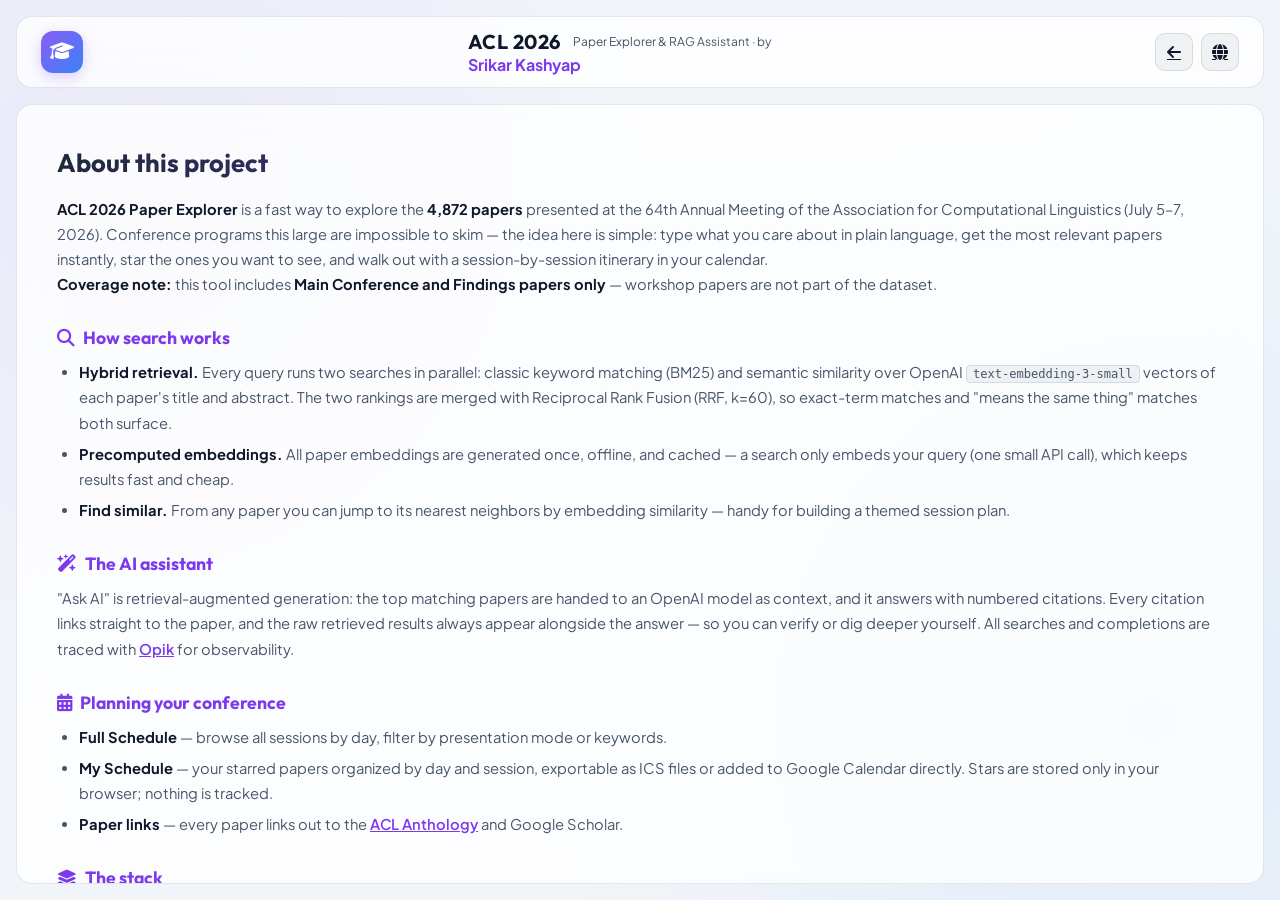
<file: templates/about.html>
<!DOCTYPE html>
<html lang="en">
<head>
    <meta charset="UTF-8">
    <meta name="viewport" content="width=device-width, initial-scale=1.0">
    <title>About | ACL 2026 Paper Explorer</title>
    <!-- Google Analytics -->
    <script async src="https://www.googletagmanager.com/gtag/js?id=G-KP7NNSEJ6P"></script>
    <script>
        window.dataLayer = window.dataLayer || [];
        function gtag(){dataLayer.push(arguments);}
        gtag('js', new Date());
        gtag('config', 'G-KP7NNSEJ6P');
    </script>
    <!-- PWA / Add to Home Screen -->
    <link rel="manifest" href="/static/manifest.json">
    <meta name="theme-color" content="#8b5cf6">
    <meta name="apple-mobile-web-app-capable" content="yes">
    <meta name="apple-mobile-web-app-status-bar-style" content="default">
    <meta name="apple-mobile-web-app-title" content="ACL 2026">
    <link rel="apple-touch-icon" href="/static/icons/apple-touch-icon.png">
    <link rel="icon" type="image/png" sizes="32x32" href="/static/icons/favicon-32.png">
    <!-- Google Fonts -->
    <link rel="preconnect" href="https://fonts.googleapis.com">
    <link rel="preconnect" href="https://fonts.gstatic.com" crossorigin>
    <link href="https://fonts.googleapis.com/css2?family=Outfit:wght@300;400;500;600;700&family=Plus+Jakarta+Sans:wght@300;400;500;600;700&display=swap" rel="stylesheet">
    <!-- FontAwesome for Icons -->
    <link rel="stylesheet" href="https://cdnjs.cloudflare.com/ajax/libs/font-awesome/6.4.0/css/all.min.css">
    <!-- Apply saved theme before first paint to avoid flashing -->
    <script>document.documentElement.setAttribute('data-theme', localStorage.getItem('acl2026_theme') || 'light');</script>
    <!-- Custom CSS -->
    <link rel="stylesheet" href="/static/style.css">
</head>
<body>
    <div class="glass-bg"></div>

    <div class="app-container">
        <!-- Header -->
        <header class="app-header">
            <a href="/" class="header-logo plain-link">
                <div class="logo-icon"><i class="fa-solid fa-graduation-cap"></i></div>
                <div class="logo-text">
                    <h1>ACL 2026</h1>
                    <span class="logo-sub"><span class="hide-mobile-inline">Paper Explorer & RAG Assistant &middot; </span>by <a href="https://srikarkashyap.com" target="_blank" rel="noopener" class="byline">Srikar Kashyap</a></span>
                </div>
            </a>
            <div class="header-actions">
                <a href="/" class="action-btn" title="Back to the app">
                    <i class="fa-solid fa-arrow-left"></i>
                </a>
                <a href="https://srikarkashyap.com" target="_blank" rel="noopener" class="action-btn" title="srikarkashyap.com">
                    <i class="fa-solid fa-globe"></i>
                </a>
            </div>
        </header>

        <!-- About Content -->
        <main class="about-content">
            <h2>About this project</h2>
            <p>
                <strong>ACL 2026 Paper Explorer</strong> is a fast way to explore the <strong>4,872 papers</strong>
                presented at the 64th Annual Meeting of the Association for Computational Linguistics (July 5&ndash;7, 2026).
                Conference programs this large are impossible to skim — the idea here is simple: type what you care about
                in plain language, get the most relevant papers instantly,                 star the ones you want to see, and walk out
                with a session-by-session itinerary in your calendar.
            </p>
            <p>
                <strong>Coverage note:</strong> this tool includes <strong>Main Conference and Findings papers only</strong> —
                workshop papers are not part of the dataset.
            </p>

            <h3><i class="fa-solid fa-magnifying-glass"></i> How search works</h3>
            <ul>
                <li><strong>Hybrid retrieval.</strong> Every query runs two searches in parallel: classic keyword matching
                    (BM25) and semantic similarity over OpenAI <code>text-embedding-3-small</code> vectors of each
                    paper's title and abstract. The two rankings are merged with Reciprocal Rank Fusion (RRF, k=60),
                    so exact-term matches and "means the same thing" matches both surface.</li>
                <li><strong>Precomputed embeddings.</strong> All paper embeddings are generated once, offline, and cached —
                    a search only embeds your query (one small API call), which keeps results fast and cheap.</li>
                <li><strong>Find similar.</strong> From any paper you can jump to its nearest neighbors by embedding
                    similarity — handy for building a themed session plan.</li>
            </ul>

            <h3><i class="fa-solid fa-wand-magic-sparkles"></i> The AI assistant</h3>
            <p>
                "Ask AI" is retrieval-augmented generation: the top matching papers are handed to an OpenAI model as
                context, and it answers with numbered citations. Every citation links straight to the paper, and the raw
                retrieved results always appear alongside the answer — so you can verify or dig deeper yourself.
                All searches and completions are traced with <a href="https://www.comet.com/site/products/opik/" target="_blank" rel="noopener">Opik</a>
                for observability.
            </p>

            <h3><i class="fa-solid fa-calendar-days"></i> Planning your conference</h3>
            <ul>
                <li><strong>Full Schedule</strong> — browse all sessions by day, filter by presentation mode or keywords.</li>
                <li><strong>My Schedule</strong> — your starred papers organized by day and session, exportable as ICS
                    files or added to Google Calendar directly. Stars are stored only in your browser; nothing is tracked.</li>
                <li><strong>Paper links</strong> — every paper links out to the
                    <a href="https://aclanthology.org/events/acl-2026/" target="_blank" rel="noopener">ACL Anthology</a>
                    and Google Scholar.</li>
            </ul>

            <h3><i class="fa-solid fa-layer-group"></i> The stack</h3>
            <p>
                Deliberately simple: a single <strong>Flask</strong> app with vanilla JavaScript and CSS — no build step,
                no database. Papers, embeddings, and the BM25 index all live in memory, loaded from a preprocessed cache
                at startup. It deploys as one gunicorn process behind nginx.
            </p>

            <div class="about-footer">
                Built by <a href="https://srikarkashyap.com" target="_blank" rel="noopener">Srikar Kashyap Pulipaka</a>
                &middot; Paper data from the official ACL 2026 program
                &middot; <a href="/#feedback">Send feedback or request a feature</a>
            </div>
        </main>
    </div>
</body>
</html>
</file>
<file: static/style.css>
/* --- CSS Variables & Design Tokens --- */
:root {
    /* Dark theme (default) */
    --bg: #0f172a;
    --page-bg: radial-gradient(circle at 10% 20%, rgba(139, 92, 246, 0.12) 0%, transparent 40%),
               radial-gradient(circle at 90% 80%, rgba(59, 130, 246, 0.12) 0%, transparent 45%),
               #0b0f19;
    --panel-bg: rgba(30, 41, 59, 0.45);
    --surface: #1e293b;
    --overlay-bg: rgba(15, 23, 42, 0.7);
    
    --card-bg: rgba(255, 255, 255, 0.03);
    --card-bg-hover: rgba(255, 255, 255, 0.06);
    --subtle-bg: rgba(255, 255, 255, 0.05);
    --subtle-bg-hover: rgba(255, 255, 255, 0.1);
    --chip-bg: rgba(255, 255, 255, 0.04);
    --input-bg: rgba(15, 23, 42, 0.6);
    --inset-bg: rgba(15, 23, 42, 0.4);
    --inset-bg-soft: rgba(15, 23, 42, 0.2);
    
    --border-color: rgba(255, 255, 255, 0.08);
    --border-highlight: rgba(255, 255, 255, 0.15);
    
    --text-primary: #f8fafc;
    --text-secondary: #cbd5e1;
    --text-muted: #64748b;
    --faint-icon: rgba(255, 255, 255, 0.05);
    
    --primary-gradient: linear-gradient(135deg, #8b5cf6 0%, #3b82f6 100%);
    --title-gradient: linear-gradient(to right, #fff, #a78bfa);
    --accent-glow: rgba(139, 92, 246, 0.15);
    
    --color-purple: #a78bfa;
    --color-cyan: #22d3ee;
    --color-emerald: #34d399;
    --color-rose: #fb7185;
    
    --shadow-soft: 0 10px 25px rgba(0, 0, 0, 0.5);
    --shadow-modal: 0 20px 50px rgba(0, 0, 0, 0.6);
    --scrollbar-thumb: rgba(255, 255, 255, 0.08);
    --scrollbar-thumb-hover: rgba(255, 255, 255, 0.15);
    
    --font-heading: 'Outfit', sans-serif;
    --font-body: 'Plus Jakarta Sans', sans-serif;
    
    --transition-fast: 0.2s ease;
    --transition-normal: 0.3s cubic-bezier(0.4, 0, 0.2, 1);
    --border-radius: 16px;
}

/* Light theme overrides */
html[data-theme="light"] {
    --bg: #eef2f7;
    --page-bg: radial-gradient(circle at 10% 20%, rgba(139, 92, 246, 0.08) 0%, transparent 40%),
               radial-gradient(circle at 90% 80%, rgba(59, 130, 246, 0.08) 0%, transparent 45%),
               #f1f5f9;
    --panel-bg: rgba(255, 255, 255, 0.8);
    --surface: #ffffff;
    --overlay-bg: rgba(15, 23, 42, 0.4);
    
    --card-bg: rgba(15, 23, 42, 0.03);
    --card-bg-hover: rgba(139, 92, 246, 0.06);
    --subtle-bg: rgba(15, 23, 42, 0.05);
    --subtle-bg-hover: rgba(15, 23, 42, 0.1);
    --chip-bg: rgba(15, 23, 42, 0.04);
    --input-bg: #ffffff;
    --inset-bg: rgba(15, 23, 42, 0.05);
    --inset-bg-soft: rgba(15, 23, 42, 0.03);
    
    --border-color: rgba(15, 23, 42, 0.1);
    --border-highlight: rgba(15, 23, 42, 0.2);
    
    --text-primary: #0f172a;
    --text-secondary: #475569;
    --text-muted: #94a3b8;
    --faint-icon: rgba(15, 23, 42, 0.1);
    
    --title-gradient: linear-gradient(to right, #1e293b, #7c3aed);
    
    --color-purple: #7c3aed;
    --color-cyan: #0891b2;
    --color-emerald: #059669;
    --color-rose: #e11d48;
    
    --shadow-soft: 0 10px 25px rgba(15, 23, 42, 0.12);
    --shadow-modal: 0 20px 50px rgba(15, 23, 42, 0.25);
    --scrollbar-thumb: rgba(15, 23, 42, 0.15);
    --scrollbar-thumb-hover: rgba(15, 23, 42, 0.3);
}

/* --- Base & Reset --- */
* {
    margin: 0;
    padding: 0;
    box-sizing: border-box;
    -webkit-tap-highlight-color: transparent;
}

body {
    background-color: var(--bg);
    color: var(--text-primary);
    font-family: var(--font-body);
    min-height: 100vh;
    overflow-x: hidden;
    position: relative;
    transition: background-color 0.3s ease, color 0.3s ease;
}

/* --- Background Glow Blobs --- */
.glass-bg {
    position: fixed;
    top: 0;
    left: 0;
    right: 0;
    bottom: 0;
    z-index: -1;
    background: var(--page-bg);
    transition: background 0.3s ease;
}

/* --- App Container & Layout --- */
.app-container {
    max-width: 1440px;
    margin: 0 auto;
    display: flex;
    flex-direction: column;
    height: 100vh;
    padding: 16px;
}

/* --- Header Section --- */
.app-header {
    background: var(--panel-bg);
    backdrop-filter: blur(20px);
    -webkit-backdrop-filter: blur(20px);
    border: 1px solid var(--border-color);
    border-radius: var(--border-radius);
    padding: 12px 24px;
    display: flex;
    justify-content: space-between;
    align-items: center;
    margin-bottom: 16px;
    z-index: 10;
}

.header-logo {
    display: flex;
    align-items: center;
    gap: 12px;
}

.logo-icon {
    width: 42px;
    height: 42px;
    border-radius: 12px;
    background: var(--primary-gradient);
    color: #fff;
    display: flex;
    align-items: center;
    justify-content: center;
    font-size: 1.2rem;
    box-shadow: 0 4px 15px rgba(139, 92, 246, 0.3);
    flex-shrink: 0;
}

.logo-text h1 {
    font-family: var(--font-heading);
    font-size: 1.25rem;
    font-weight: 700;
    letter-spacing: 0.5px;
}

.logo-text span {
    font-size: 0.75rem;
    color: var(--text-secondary);
    font-weight: 400;
}

.byline {
    color: var(--color-purple);
    font-weight: 700;
    text-decoration: none;
}

.byline:hover {
    text-decoration: underline;
}

/* Navigation */
.app-nav {
    display: flex;
    gap: 8px;
    background: var(--inset-bg);
    padding: 4px;
    border-radius: 12px;
    border: 1px solid var(--border-color);
}

.nav-btn {
    background: transparent;
    border: none;
    color: var(--text-secondary);
    font-family: var(--font-body);
    font-size: 0.85rem;
    font-weight: 600;
    padding: 8px 16px;
    border-radius: 8px;
    cursor: pointer;
    display: flex;
    align-items: center;
    gap: 8px;
    transition: var(--transition-fast);
}

.nav-btn:hover {
    color: var(--text-primary);
    background: var(--subtle-bg);
}

.nav-btn.active {
    color: #fff;
    background: var(--primary-gradient);
    box-shadow: 0 4px 12px rgba(59, 130, 246, 0.2);
}

.badge {
    background: var(--subtle-bg-hover);
    padding: 1px 6px;
    border-radius: 12px;
    font-size: 0.7rem;
}

.nav-btn.active .badge {
    background: rgba(255, 255, 255, 0.25);
}

/* Header Actions & Settings Dropdown */
.header-actions {
    position: relative;
    display: flex;
    gap: 8px;
    align-items: center;
}

.action-btn {
    width: 38px;
    height: 38px;
    border-radius: 10px;
    background: var(--subtle-bg);
    border: 1px solid var(--border-color);
    color: var(--text-primary);
    cursor: pointer;
    display: flex;
    align-items: center;
    justify-content: center;
    transition: var(--transition-fast);
    flex-shrink: 0;
}

.action-btn:hover {
    background: var(--subtle-bg-hover);
    border-color: var(--border-highlight);
}

.settings-dropdown {
    position: absolute;
    top: calc(100% + 10px);
    right: 0;
    width: 280px;
    background: var(--surface);
    border: 1px solid var(--border-highlight);
    border-radius: 12px;
    padding: 16px;
    display: none;
    flex-direction: column;
    gap: 12px;
    z-index: 100;
    box-shadow: var(--shadow-soft);
}

.settings-dropdown.active {
    display: flex;
}

.settings-dropdown h3 {
    font-family: var(--font-heading);
    font-size: 1rem;
    border-bottom: 1px solid var(--border-color);
    padding-bottom: 8px;
}

.setting-item {
    display: flex;
    flex-direction: column;
    gap: 6px;
}

.setting-item label {
    font-size: 0.8rem;
    color: var(--text-secondary);
}

.setting-item input[type="range"] {
    width: 100%;
    cursor: pointer;
    accent-color: #8b5cf6;
}

.range-labels {
    display: flex;
    justify-content: space-between;
    font-size: 0.7rem;
    color: var(--text-muted);
}

.setting-note {
    font-size: 0.7rem;
    color: var(--text-muted);
    line-height: 1.3;
    display: flex;
    gap: 6px;
}

.setting-note i {
    font-size: 0.8rem;
    color: var(--color-purple);
}

/* --- Mobile Bottom Navigation --- */
.mobile-nav {
    position: fixed;
    bottom: 0;
    left: 0;
    right: 0;
    display: none;
    justify-content: space-around;
    gap: 4px;
    background: var(--surface);
    border-top: 1px solid var(--border-color);
    padding: 8px 10px calc(8px + env(safe-area-inset-bottom));
    z-index: 500;
    box-shadow: 0 -4px 20px rgba(0, 0, 0, 0.15);
}

.mobile-nav .nav-btn {
    flex-direction: column;
    gap: 4px;
    font-size: 0.68rem;
    padding: 6px 12px;
    flex: 1;
    max-width: 140px;
    position: relative;
}

.mobile-nav .nav-btn i {
    font-size: 1.1rem;
}

.mobile-nav .nav-btn.active {
    background: transparent;
    color: var(--color-purple);
    box-shadow: none;
}

.mobile-nav .nav-btn .badge {
    position: absolute;
    top: 0;
    right: calc(50% - 22px);
    background: var(--primary-gradient);
    color: #fff;
    font-size: 0.6rem;
    min-width: 16px;
    text-align: center;
}

/* --- Main Layout & Tabs --- */
.app-main {
    flex: 1;
    position: relative;
    overflow: hidden;
}

.tab-content {
    display: none;
    height: 100%;
}

.tab-content.active {
    display: block;
}

/* --- TAB 1: Search & Chat Grid --- */
/* Equal halves: raw results deserve as much space as the chat */
.search-layout {
    display: grid;
    grid-template-columns: 1fr 1fr;
    gap: 16px;
    height: 100%;
}

/* Left: Chat interface */
.chat-container {
    background: var(--panel-bg);
    backdrop-filter: blur(20px);
    -webkit-backdrop-filter: blur(20px);
    border: 1px solid var(--border-color);
    border-radius: var(--border-radius);
    display: flex;
    flex-direction: column;
    height: 100%;
    overflow: hidden;
    position: relative;
}

.welcome-box {
    padding: 32px;
    display: flex;
    flex-direction: column;
    justify-content: center;
    align-items: center;
    text-align: center;
    gap: 16px;
    flex: 1;
    overflow-y: auto;
}

.welcome-box h2 {
    font-family: var(--font-heading);
    font-size: 1.8rem;
    background: var(--title-gradient);
    -webkit-background-clip: text;
    background-clip: text;
    -webkit-text-fill-color: transparent;
}

.welcome-box p {
    font-size: 0.95rem;
    color: var(--text-secondary);
    max-width: 580px;
    line-height: 1.6;
}

.coverage-note {
    font-size: 0.78rem;
    color: var(--text-muted);
    display: flex;
    align-items: center;
    gap: 6px;
    background: var(--subtle-bg);
    border: 1px solid var(--border-color);
    border-radius: 20px;
    padding: 6px 14px;
}

.coverage-note i {
    color: var(--color-purple);
    font-size: 0.8rem;
}

.suggested-queries {
    margin-top: 16px;
    width: 100%;
    max-width: 500px;
}

.suggested-queries h4 {
    font-size: 0.8rem;
    color: var(--text-muted);
    text-transform: uppercase;
    letter-spacing: 1px;
    margin-bottom: 12px;
}

.suggestions-list {
    display: flex;
    flex-wrap: wrap;
    justify-content: center;
    gap: 8px;
}

.suggest-btn {
    background: var(--chip-bg);
    border: 1px solid var(--border-color);
    color: var(--text-secondary);
    padding: 8px 14px;
    border-radius: 20px;
    font-family: var(--font-body);
    font-size: 0.8rem;
    cursor: pointer;
    transition: var(--transition-fast);
}

.suggest-btn:hover {
    background: rgba(139, 92, 246, 0.1);
    border-color: rgba(139, 92, 246, 0.4);
    color: var(--text-primary);
}

/* Chat Messages */
.chat-messages {
    flex: 1;
    overflow-y: auto;
    padding: 24px;
    display: flex;
    flex-direction: column;
    gap: 20px;
    scroll-behavior: smooth;
    display: none; /* Shown only when messages present */
}

.message-wrapper {
    display: flex;
    flex-direction: column;
    max-width: 85%;
    animation: slideUp 0.3s ease;
    flex-shrink: 0;
}

.message-wrapper.user {
    align-self: flex-end;
}

.message-wrapper.assistant {
    align-self: flex-start;
}

.message-label {
    font-size: 0.75rem;
    color: var(--text-muted);
    margin-bottom: 4px;
    font-weight: 600;
}

.message-wrapper.user .message-label {
    text-align: right;
}

.message-bubble {
    padding: 16px 20px;
    border-radius: 18px;
    line-height: 1.5;
    font-size: 0.92rem;
}

.message-wrapper.user .message-bubble {
    background: var(--primary-gradient);
    color: #fff;
    border-bottom-right-radius: 4px;
}

.message-wrapper.assistant .message-bubble {
    background: var(--subtle-bg);
    border: 1px solid var(--border-color);
    border-bottom-left-radius: 4px;
    color: var(--text-primary);
}

/* RAG answer formatting in bubble */
.message-bubble h1, .message-bubble h2, .message-bubble h3 {
    font-family: var(--font-heading);
    margin: 12px 0 6px 0;
    color: var(--color-purple);
}
.message-bubble h1:first-child, .message-bubble h2:first-child, .message-bubble h3:first-child {
    margin-top: 0;
}
.message-bubble p {
    margin-bottom: 10px;
}
.message-bubble p:last-child {
    margin-bottom: 0;
}
.message-bubble ul, .message-bubble ol {
    margin-left: 20px;
    margin-bottom: 10px;
}
.message-bubble li {
    margin-bottom: 4px;
}

/* Clickable [n] citations in chat answers */
.cite-link {
    color: var(--color-purple);
    font-weight: 700;
    text-decoration: none;
    border-bottom: 1px dashed rgba(167, 139, 250, 0.5);
    cursor: pointer;
}

.cite-link:hover {
    color: var(--text-primary);
    background: rgba(139, 92, 246, 0.2);
    border-radius: 3px;
}

/* Loading/Thinking Bubble */
.typing-indicator {
    display: flex;
    gap: 4px;
    padding: 8px 12px;
}
.typing-indicator span {
    width: 6px;
    height: 6px;
    background: var(--text-muted);
    border-radius: 50%;
    animation: typing 1s infinite alternate;
}
.typing-indicator span:nth-child(2) { animation-delay: 0.2s; }
.typing-indicator span:nth-child(3) { animation-delay: 0.4s; }

/* Input Bar */
.search-bar-container {
    padding: 16px;
    background: var(--inset-bg-soft);
    border-top: 1px solid var(--border-color);
}

.input-wrapper {
    position: relative;
    display: flex;
    align-items: center;
    background: var(--input-bg);
    border: 1px solid var(--border-color);
    border-radius: 12px;
    padding: 6px;
    transition: var(--transition-fast);
}

.input-wrapper:focus-within {
    border-color: rgba(139, 92, 246, 0.6);
    box-shadow: 0 0 15px rgba(139, 92, 246, 0.1);
}

.keyboard-icon {
    position: absolute;
    left: 16px;
    color: var(--text-muted);
}

.input-wrapper input {
    flex: 1;
    min-width: 0;
    background: transparent;
    border: none;
    outline: none;
    color: var(--text-primary);
    padding: 12px 12px 12px 42px;
    font-family: var(--font-body);
    font-size: 0.95rem;
}

.search-action-btn {
    border: none;
    cursor: pointer;
    font-family: var(--font-body);
    font-weight: 600;
    font-size: 0.82rem;
    padding: 10px 16px;
    border-radius: 8px;
    display: flex;
    align-items: center;
    gap: 6px;
    margin-left: 6px;
    transition: var(--transition-fast);
    white-space: nowrap;
    flex-shrink: 0;
}

.search-only-btn {
    background: var(--subtle-bg);
    border: 1px solid var(--border-color);
    color: var(--text-primary);
}
.search-only-btn:hover {
    background: var(--subtle-bg-hover);
}

.chat-ai-btn {
    background: var(--primary-gradient);
    color: #fff;
}
.chat-ai-btn:hover {
    opacity: 0.9;
    transform: translateY(-1px);
}

/* Right: Results Sidebar */
.results-sidebar {
    background: var(--panel-bg);
    backdrop-filter: blur(20px);
    -webkit-backdrop-filter: blur(20px);
    border: 1px solid var(--border-color);
    border-radius: var(--border-radius);
    display: flex;
    flex-direction: column;
    height: 100%;
    overflow: hidden;
}

.sidebar-header {
    padding: 16px 20px;
    border-bottom: 1px solid var(--border-color);
    display: flex;
    justify-content: space-between;
    align-items: center;
    background: var(--inset-bg-soft);
}

.sidebar-header h3 {
    font-family: var(--font-heading);
    font-size: 1.05rem;
}

.results-count {
    font-size: 0.75rem;
    color: var(--text-muted);
    font-weight: 500;
}

.results-list {
    flex: 1;
    overflow-y: auto;
    padding: 16px;
    display: flex;
    flex-direction: column;
    gap: 12px;
}

.empty-results {
    display: flex;
    flex-direction: column;
    align-items: center;
    justify-content: center;
    color: var(--text-muted);
    gap: 12px;
    height: 250px;
    text-align: center;
    padding: 20px;
}

.empty-results i {
    font-size: 2.2rem;
    color: var(--faint-icon);
}

.empty-results p {
    font-size: 0.85rem;
}

/* --- Paper Cards (General) --- */
.paper-card {
    background: var(--card-bg);
    border: 1px solid var(--border-color);
    border-radius: 12px;
    padding: 14px;
    cursor: pointer;
    transition: var(--transition-fast);
    display: flex;
    flex-direction: column;
    gap: 8px;
    position: relative;
    overflow: hidden;
    flex-shrink: 0; /* Prevent collapse inside scrollable flex column */
}

.paper-card:hover {
    background: var(--card-bg-hover);
    border-color: var(--border-highlight);
    transform: translateY(-2px);
}

.card-top {
    display: flex;
    justify-content: space-between;
    align-items: flex-start;
    gap: 8px;
}

.card-num {
    font-size: 0.7rem;
    color: var(--text-muted);
    font-weight: 700;
    letter-spacing: 0.5px;
}

.mode-badge {
    font-size: 0.65rem;
    padding: 2px 8px;
    border-radius: 10px;
    font-weight: 700;
    text-transform: uppercase;
}

.mode-badge.in-person {
    background: rgba(52, 211, 153, 0.12);
    color: var(--color-emerald);
    border: 1px solid rgba(52, 211, 153, 0.25);
}

.mode-badge.virtual {
    background: rgba(34, 211, 238, 0.12);
    color: var(--color-cyan);
    border: 1px solid rgba(34, 211, 238, 0.25);
}

.mode-badge.none {
    background: rgba(251, 113, 133, 0.12);
    color: var(--color-rose);
    border: 1px solid rgba(251, 113, 133, 0.25);
}

.paper-title {
    font-family: var(--font-heading);
    font-size: 0.92rem;
    font-weight: 600;
    line-height: 1.4;
    color: var(--text-primary);
}

.paper-authors {
    font-size: 0.78rem;
    color: var(--text-secondary);
    white-space: nowrap;
    overflow: hidden;
    text-overflow: ellipsis;
}

.card-meta {
    display: flex;
    align-items: center;
    flex-wrap: wrap;
    gap: 8px 12px;
    font-size: 0.72rem;
    color: var(--text-muted);
    margin-top: 4px;
}

.card-meta span {
    display: flex;
    align-items: center;
    gap: 4px;
}

.card-meta i {
    font-size: 0.8rem;
}

.star-btn {
    background: transparent;
    border: none;
    color: var(--text-muted);
    cursor: pointer;
    font-size: 1rem;
    padding: 4px;
    transition: var(--transition-fast);
}

.star-btn:hover {
    color: var(--color-purple);
}

.star-btn.starred {
    color: #fbbf24; /* Amber star */
    animation: popStar 0.3s ease;
}

.rrf-score-tag {
    position: absolute;
    right: 12px;
    bottom: 12px;
    font-size: 0.6rem;
    background: rgba(139, 92, 246, 0.1);
    color: var(--color-purple);
    padding: 1px 4px;
    border-radius: 4px;
}

/* --- TAB 2: Schedule View --- */
.schedule-container {
    background: var(--panel-bg);
    backdrop-filter: blur(20px);
    -webkit-backdrop-filter: blur(20px);
    border: 1px solid var(--border-color);
    border-radius: var(--border-radius);
    height: 100%;
    display: flex;
    flex-direction: column;
    overflow: hidden;
}

.schedule-header {
    padding: 24px;
    border-bottom: 1px solid var(--border-color);
    display: flex;
    flex-direction: column;
    gap: 16px;
    background: var(--inset-bg-soft);
}

.schedule-header h2 {
    font-family: var(--font-heading);
    font-size: 1.5rem;
}

.schedule-header p {
    font-size: 0.9rem;
    color: var(--text-secondary);
}

.schedule-filters {
    display: flex;
    justify-content: space-between;
    align-items: center;
    flex-wrap: wrap;
    gap: 16px;
}

.day-selector {
    display: flex;
    gap: 8px;
    background: var(--inset-bg);
    padding: 4px;
    border-radius: 10px;
    border: 1px solid var(--border-color);
}

.day-btn {
    background: transparent;
    border: none;
    color: var(--text-secondary);
    padding: 6px 14px;
    border-radius: 6px;
    font-family: var(--font-body);
    font-size: 0.8rem;
    font-weight: 600;
    cursor: pointer;
    transition: var(--transition-fast);
}

.day-btn.active {
    background: var(--primary-gradient);
    color: #fff;
}

.filter-controls {
    display: flex;
    gap: 10px;
    align-items: center;
}

.search-box {
    position: relative;
    display: flex;
    align-items: center;
    background: var(--input-bg);
    border: 1px solid var(--border-color);
    border-radius: 8px;
    padding: 0 12px;
}

.search-box i {
    color: var(--text-muted);
}

.search-box input {
    background: transparent;
    border: none;
    outline: none;
    color: var(--text-primary);
    padding: 8px 8px 8px 4px;
    font-family: var(--font-body);
    font-size: 0.82rem;
    width: 180px;
}

.select-filter {
    background: var(--input-bg);
    border: 1px solid var(--border-color);
    color: var(--text-primary);
    border-radius: 8px;
    padding: 8px 12px;
    font-family: var(--font-body);
    font-size: 0.82rem;
    outline: none;
    cursor: pointer;
}

.schedule-loading {
    padding: 60px;
    text-align: center;
    font-size: 1rem;
    color: var(--text-muted);
}

.sessions-wrapper {
    flex: 1;
    overflow-y: auto;
    padding: 20px;
    display: flex;
    flex-direction: column;
    gap: 16px;
}

/* Accordion Section */
.session-accordion {
    background: var(--card-bg);
    border: 1px solid var(--border-color);
    border-radius: 12px;
    overflow: hidden;
    transition: var(--transition-fast);
    flex-shrink: 0;
}

.accordion-header {
    padding: 16px 20px;
    display: flex;
    justify-content: space-between;
    align-items: center;
    cursor: pointer;
    user-select: none;
    transition: var(--transition-fast);
    gap: 16px;
}

.accordion-header:hover {
    background: var(--subtle-bg);
}

.accordion-title-block {
    display: flex;
    flex-direction: column;
    gap: 4px;
    flex: 1;
    min-width: 0;
}

.accordion-title-block h3 {
    font-family: var(--font-heading);
    font-size: 1rem;
    font-weight: 600;
}

.accordion-sub-meta {
    display: flex;
    flex-wrap: wrap;
    gap: 6px 12px;
    font-size: 0.75rem;
    color: var(--text-muted);
}

.accordion-sub-meta span {
    display: flex;
    align-items: center;
    gap: 4px;
}

.accordion-actions {
    display: flex;
    align-items: center;
    gap: 10px;
    flex-shrink: 0;
}

.btn-ics-export {
    background: var(--subtle-bg);
    border: 1px solid var(--border-color);
    color: var(--text-secondary);
    padding: 6px 12px;
    border-radius: 6px;
    font-family: var(--font-body);
    font-size: 0.72rem;
    cursor: pointer;
    font-weight: 600;
    transition: var(--transition-fast);
    display: flex;
    align-items: center;
    gap: 5px;
    white-space: nowrap;
}

.btn-ics-export:hover {
    background: var(--primary-gradient);
    color: #fff;
    border-color: transparent;
}

.accordion-icon {
    font-size: 0.95rem;
    color: var(--text-muted);
    transition: transform var(--transition-normal);
}

.session-accordion.expanded .accordion-icon {
    transform: rotate(180deg);
}

.accordion-body {
    display: none;
    border-top: 1px solid var(--border-color);
    padding: 16px;
    background: var(--inset-bg-soft);
}

.session-accordion.expanded .accordion-body {
    display: block;
}

.accordion-papers-list {
    display: flex;
    flex-direction: column;
    gap: 8px;
}

.accordion-paper-row {
    background: var(--card-bg);
    padding: 10px 14px;
    border-radius: 8px;
    display: flex;
    justify-content: space-between;
    align-items: center;
    cursor: pointer;
    border: 1px solid transparent;
    transition: var(--transition-fast);
    flex-shrink: 0;
}

.accordion-paper-row:hover {
    border-color: var(--border-color);
    background: var(--card-bg-hover);
}

.accordion-paper-details {
    display: flex;
    flex-direction: column;
    gap: 2px;
    flex: 1;
    margin-right: 16px;
    min-width: 0;
}

.accordion-paper-details h4 {
    font-size: 0.88rem;
    color: var(--text-primary);
}

.accordion-paper-details span {
    font-size: 0.75rem;
    color: var(--text-secondary);
}

/* --- TAB 3: My Schedule (Starred) Layout --- */
.starred-container {
    background: var(--panel-bg);
    backdrop-filter: blur(20px);
    -webkit-backdrop-filter: blur(20px);
    border: 1px solid var(--border-color);
    border-radius: var(--border-radius);
    height: 100%;
    display: flex;
    flex-direction: column;
    overflow: hidden;
}

.starred-header {
    padding: 24px;
    border-bottom: 1px solid var(--border-color);
    display: flex;
    flex-direction: column;
    gap: 8px;
    background: var(--inset-bg-soft);
}

.starred-title-row {
    display: flex;
    justify-content: space-between;
    align-items: center;
}

.starred-header h2 {
    font-family: var(--font-heading);
    font-size: 1.5rem;
}

.starred-header p {
    font-size: 0.9rem;
    color: var(--text-secondary);
}

.btn-primary {
    background: var(--primary-gradient);
    border: none;
    color: #fff;
    cursor: pointer;
    font-family: var(--font-body);
    font-weight: 600;
    font-size: 0.85rem;
    padding: 10px 18px;
    border-radius: 8px;
    display: flex;
    align-items: center;
    gap: 8px;
    transition: var(--transition-fast);
}

.btn-primary:hover {
    box-shadow: 0 4px 15px rgba(139, 92, 246, 0.3);
    opacity: 0.95;
}

.starred-list {
    flex: 1;
    overflow-y: auto;
    padding: 20px;
    display: flex;
    flex-direction: column;
    gap: 12px;
}

.day-heading {
    display: flex;
    align-items: center;
    gap: 10px;
    padding: 8px 4px 2px 4px;
    flex-shrink: 0;
}

.day-heading:not(:first-child) {
    margin-top: 12px;
    border-top: 1px solid var(--border-color);
    padding-top: 18px;
}

.day-heading i {
    color: var(--color-purple);
    font-size: 1rem;
}

.day-heading h3 {
    font-family: var(--font-heading);
    font-size: 1.15rem;
    font-weight: 700;
}

.day-heading .badge {
    background: rgba(139, 92, 246, 0.15);
    color: var(--color-purple);
    font-weight: 600;
}

.empty-starred {
    display: flex;
    flex-direction: column;
    align-items: center;
    justify-content: center;
    color: var(--text-muted);
    gap: 12px;
    padding: 60px;
    text-align: center;
}

.empty-starred i {
    font-size: 3rem;
    color: var(--faint-icon);
}

.empty-starred p {
    font-size: 0.9rem;
}

/* --- Paper Modal Dialog --- */
.modal {
    position: fixed;
    top: 0;
    left: 0;
    right: 0;
    bottom: 0;
    background: var(--overlay-bg);
    backdrop-filter: blur(8px);
    -webkit-backdrop-filter: blur(8px);
    display: flex;
    align-items: center;
    justify-content: center;
    padding: 16px;
    z-index: 1000;
    opacity: 0;
    visibility: hidden;
    transition: opacity 0.3s ease, visibility 0.3s ease;
}

.modal.active {
    opacity: 1;
    visibility: visible;
}

.modal-content {
    background: var(--surface);
    border: 1px solid var(--border-highlight);
    border-radius: 20px;
    max-width: 680px;
    width: 100%;
    max-height: 85vh;
    display: flex;
    flex-direction: column;
    box-shadow: var(--shadow-modal);
    transform: translateY(20px);
    transition: transform 0.3s cubic-bezier(0.4, 0, 0.2, 1);
}

.modal.active .modal-content {
    transform: translateY(0);
}

.modal-header {
    padding: 20px 24px;
    border-bottom: 1px solid var(--border-color);
    display: flex;
    justify-content: space-between;
    align-items: center;
}

.modal-paper-id {
    font-size: 0.75rem;
    background: var(--subtle-bg);
    padding: 2px 8px;
    border-radius: 4px;
    font-weight: 700;
    color: var(--text-muted);
}

.close-modal {
    background: transparent;
    border: none;
    color: var(--text-secondary);
    font-size: 1.25rem;
    cursor: pointer;
    transition: var(--transition-fast);
}

.close-modal:hover {
    color: var(--color-rose);
}

.modal-body {
    padding: 24px;
    overflow-y: auto;
    display: flex;
    flex-direction: column;
    gap: 16px;
}

.modal-body h2 {
    font-family: var(--font-heading);
    font-size: 1.4rem;
    color: var(--text-primary);
}

.modal-authors {
    font-size: 0.9rem;
    color: var(--text-secondary);
}

.modal-metadata-grid {
    display: grid;
    grid-template-columns: repeat(3, 1fr);
    gap: 12px;
    margin-top: 10px;
}

.meta-item {
    background: var(--card-bg);
    border: 1px solid var(--border-color);
    padding: 10px 14px;
    border-radius: 8px;
    display: flex;
    align-items: center;
    gap: 12px;
}

.meta-item i {
    font-size: 1.2rem;
    color: var(--color-purple);
}

.meta-item strong {
    display: block;
    font-size: 0.65rem;
    text-transform: uppercase;
    color: var(--text-muted);
}

.meta-item span {
    font-size: 0.78rem;
    color: var(--text-primary);
    font-weight: 600;
}

.modal-abstract-section h3 {
    font-family: var(--font-heading);
    font-size: 1rem;
    margin-bottom: 8px;
    color: var(--color-purple);
}

.modal-abstract-section p {
    font-size: 0.88rem;
    color: var(--text-secondary);
    line-height: 1.6;
}

.modal-footer {
    padding: 20px 24px;
    border-top: 1px solid var(--border-color);
    display: flex;
    justify-content: flex-end;
    flex-wrap: wrap;
    gap: 8px;
}

.modal-action-btn {
    background: var(--subtle-bg);
    border: 1px solid var(--border-color);
    color: var(--text-primary);
    padding: 8px 16px;
    border-radius: 8px;
    font-family: var(--font-body);
    font-size: 0.82rem;
    cursor: pointer;
    font-weight: 600;
    transition: var(--transition-fast);
    display: flex;
    align-items: center;
    justify-content: center;
    gap: 6px;
    text-decoration: none;
}

.modal-action-btn:hover {
    background: var(--subtle-bg-hover);
    border-color: var(--border-highlight);
}

.modal-action-btn.primary-action {
    background: var(--primary-gradient);
    color: #fff;
    border: none;
}

.modal-action-btn.primary-action:hover {
    box-shadow: 0 4px 12px rgba(139, 92, 246, 0.3);
}

.calendar-dropdown-container {
    position: relative;
}

.cal-dropdown {
    position: absolute;
    bottom: calc(100% + 8px);
    right: 0;
    background: var(--surface);
    border: 1px solid var(--border-highlight);
    border-radius: 8px;
    width: 200px;
    padding: 4px;
    box-shadow: var(--shadow-soft);
    display: none;
    flex-direction: column;
    z-index: 1001;
}

.cal-dropdown.active {
    display: flex;
}

.cal-dropdown a {
    color: var(--text-secondary);
    padding: 8px 12px;
    text-decoration: none;
    font-size: 0.8rem;
    border-radius: 6px;
    display: flex;
    align-items: center;
    gap: 8px;
}

.cal-dropdown a:hover {
    background: var(--subtle-bg);
    color: var(--text-primary);
}

/* --- Toast Notification --- */
.app-toast {
    position: fixed;
    bottom: calc(90px + env(safe-area-inset-bottom));
    left: 50%;
    transform: translateX(-50%) translateY(10px);
    background: var(--surface);
    color: var(--text-primary);
    border: 1px solid var(--border-highlight);
    border-radius: 24px;
    padding: 10px 20px;
    font-size: 0.85rem;
    font-weight: 600;
    box-shadow: var(--shadow-soft);
    z-index: 2000;
    opacity: 0;
    visibility: hidden;
    transition: opacity 0.25s ease, transform 0.25s ease, visibility 0.25s ease;
}

.app-toast.visible {
    opacity: 1;
    visibility: visible;
    transform: translateX(-50%) translateY(0);
}

/* --- Add to Home Screen Banner --- */
.install-banner {
    position: fixed;
    left: 10px;
    right: 10px;
    /* Sits just above the mobile bottom nav */
    bottom: calc(70px + env(safe-area-inset-bottom));
    background: var(--surface);
    border: 1px solid var(--border-highlight);
    border-radius: 14px;
    box-shadow: var(--shadow-soft);
    padding: 12px 14px;
    display: none;
    align-items: center;
    gap: 12px;
    z-index: 400;
    animation: slideUp 0.3s ease;
}

.install-banner.visible {
    display: flex;
}

.install-banner img {
    width: 42px;
    height: 42px;
    border-radius: 10px;
    flex-shrink: 0;
}

.install-text {
    flex: 1;
    min-width: 0;
    display: flex;
    flex-direction: column;
    gap: 2px;
}

.install-text strong {
    font-size: 0.85rem;
    color: var(--text-primary);
}

.install-text span {
    font-size: 0.72rem;
    color: var(--text-secondary);
    line-height: 1.35;
}

.install-banner .btn-primary {
    padding: 8px 14px;
    font-size: 0.8rem;
    flex-shrink: 0;
}

.install-dismiss {
    background: transparent;
    border: none;
    color: var(--text-muted);
    cursor: pointer;
    font-size: 1rem;
    padding: 6px;
    flex-shrink: 0;
}

/* --- Feedback Modal --- */
.feedback-modal-content {
    max-width: 480px;
}

.feedback-sub {
    font-size: 0.88rem;
    color: var(--text-secondary);
    line-height: 1.5;
}

.feedback-form {
    display: flex;
    flex-direction: column;
    gap: 10px;
    margin-top: 4px;
}

.feedback-form textarea,
.feedback-form input {
    background: var(--input-bg);
    border: 1px solid var(--border-color);
    border-radius: 8px;
    color: var(--text-primary);
    font-family: var(--font-body);
    font-size: 0.88rem;
    padding: 10px 12px;
    outline: none;
    resize: vertical;
    transition: var(--transition-fast);
}

.feedback-form textarea:focus,
.feedback-form input:focus {
    border-color: rgba(139, 92, 246, 0.6);
}

.feedback-form .btn-primary {
    justify-content: center;
}

.feedback-form .btn-primary:disabled {
    opacity: 0.6;
    cursor: not-allowed;
}

.feedback-status {
    font-size: 0.8rem;
    color: var(--text-muted);
    min-height: 1.2em;
    text-align: center;
}

.feedback-status.success {
    color: var(--color-emerald);
}

.feedback-status.error {
    color: var(--color-rose);
}

/* --- About Page --- */
.plain-link {
    text-decoration: none;
    color: inherit;
}

.about-content {
    flex: 1;
    overflow-y: auto;
    background: var(--panel-bg);
    backdrop-filter: blur(20px);
    -webkit-backdrop-filter: blur(20px);
    border: 1px solid var(--border-color);
    border-radius: var(--border-radius);
    padding: 36px 40px;
    line-height: 1.7;
}

.about-content h2 {
    font-family: var(--font-heading);
    font-size: 1.6rem;
    margin-bottom: 12px;
    background: var(--title-gradient);
    -webkit-background-clip: text;
    background-clip: text;
    -webkit-text-fill-color: transparent;
}

.about-content h3 {
    font-family: var(--font-heading);
    font-size: 1.1rem;
    margin: 26px 0 8px 0;
    color: var(--color-purple);
    display: flex;
    align-items: center;
    gap: 8px;
}

.about-content p,
.about-content li {
    font-size: 0.92rem;
    color: var(--text-secondary);
}

.about-content ul {
    margin: 8px 0 8px 22px;
    display: flex;
    flex-direction: column;
    gap: 6px;
}

.about-content strong {
    color: var(--text-primary);
}

.about-content a {
    color: var(--color-purple);
    font-weight: 600;
}

.about-content code {
    background: var(--subtle-bg);
    border: 1px solid var(--border-color);
    border-radius: 4px;
    padding: 1px 6px;
    font-size: 0.82em;
}

.about-footer {
    margin-top: 32px;
    padding-top: 16px;
    border-top: 1px solid var(--border-color);
    font-size: 0.82rem;
    color: var(--text-muted);
}

@media (max-width: 768px) {
    .about-content {
        padding: 20px 18px;
    }
}

/* --- Scrollbar Customization --- */
::-webkit-scrollbar {
    width: 6px;
}
::-webkit-scrollbar-track {
    background: transparent;
}
::-webkit-scrollbar-thumb {
    background: var(--scrollbar-thumb);
    border-radius: 3px;
}
::-webkit-scrollbar-thumb:hover {
    background: var(--scrollbar-thumb-hover);
}

/* --- Animations --- */
@keyframes slideUp {
    from {
        opacity: 0;
        transform: translateY(12px);
    }
    to {
        opacity: 1;
        transform: translateY(0);
    }
}

@keyframes typing {
    from { opacity: 0.2; transform: translateY(0); }
    to { opacity: 1; transform: translateY(-4px); }
}

@keyframes popStar {
    0% { transform: scale(1); }
    50% { transform: scale(1.3); }
    100% { transform: scale(1); }
}

/* --- Responsive Breakpoints --- */
@media (max-width: 1024px) {
    .app-container {
        height: auto;
        min-height: 100vh;
        overflow-y: auto;
    }
    
    .search-layout {
        grid-template-columns: 1fr;
        height: auto;
    }
    
    .chat-container {
        height: 60vh;
    }
    
    .results-sidebar {
        height: 60vh;
    }
}

/* --- Mobile: streamlined, app-like layout --- */
@media (max-width: 768px) {
    .app-container {
        padding: 10px;
        /* Room for the fixed bottom nav */
        padding-bottom: 84px;
    }
    
    /* Compact single-row header; nav moves to bottom bar */
    .app-header {
        padding: 10px 14px;
        margin-bottom: 10px;
        flex-direction: row;
        justify-content: space-between;
        align-items: center;
        gap: 10px;
    }
    
    .app-nav {
        display: none;
    }
    
    .mobile-nav {
        display: flex;
    }
    
    .logo-icon {
        width: 36px;
        height: 36px;
        font-size: 1rem;
    }
    
    .logo-text h1 {
        font-size: 1.05rem;
    }
    
    /* Keep the byline visible on mobile, drop only the long descriptor */
    .logo-text .logo-sub {
        display: block;
        font-size: 0.65rem;
        white-space: nowrap;
    }
    
    .hide-mobile-inline {
        display: none;
    }
    
    .header-actions {
        gap: 5px;
    }
    
    .header-actions .hide-mobile {
        display: none;
    }
    
    .action-btn {
        width: 34px;
        height: 34px;
        font-size: 0.85rem;
    }
    
    .settings-dropdown {
        right: 0;
        left: auto;
        transform: none;
        max-width: calc(100vw - 40px);
    }
    
    /* Welcome: shorter, less text */
    .welcome-box {
        padding: 20px 16px;
        gap: 12px;
    }
    
    .welcome-box h2 {
        font-size: 1.3rem;
    }
    
    .welcome-desc {
        display: none;
    }
    
    .suggested-queries {
        margin-top: 4px;
    }
    
    .suggest-btn {
        font-size: 0.75rem;
        padding: 7px 12px;
    }
    
    /* Search bar: icon-only action buttons */
    .search-bar-container {
        padding: 10px;
    }
    
    .search-action-btn .btn-label {
        display: none;
    }
    
    .search-action-btn {
        padding: 12px 14px;
    }
    
    .search-action-btn i {
        font-size: 0.95rem;
    }
    
    .input-wrapper input {
        padding: 12px 8px 12px 38px;
        font-size: 16px; /* Prevents iOS auto-zoom on focus */
    }
    
    .chat-messages {
        padding: 14px;
        gap: 14px;
    }
    
    .message-wrapper {
        max-width: 95%;
    }
    
    .message-bubble {
        padding: 12px 14px;
        font-size: 0.88rem;
    }
    
    .results-list {
        padding: 12px;
    }
    
    /* Schedule: full-width day tabs, stacked filters */
    .schedule-header {
        padding: 16px;
        gap: 12px;
    }
    
    .schedule-header h2 {
        font-size: 1.2rem;
    }
    
    .schedule-header > p {
        display: none;
    }
    
    .schedule-filters {
        flex-direction: column;
        align-items: stretch;
    }
    
    .day-selector {
        width: 100%;
    }
    
    .day-btn {
        flex: 1;
        padding: 8px 6px;
    }
    
    .filter-controls {
        flex-direction: row;
    }
    
    .search-box {
        flex: 1;
    }
    
    .search-box input {
        width: 100%;
    }
    
    .sessions-wrapper {
        padding: 12px;
        gap: 10px;
    }
    
    /* Session accordions: icon-only export, tighter */
    .accordion-header {
        padding: 12px 14px;
        gap: 10px;
    }
    
    .accordion-title-block h3 {
        font-size: 0.9rem;
    }
    
    .btn-ics-export .btn-label {
        display: none;
    }
    
    .btn-ics-export {
        padding: 8px 10px;
    }
    
    .btn-ics-export i {
        font-size: 0.85rem;
    }
    
    .accordion-body {
        padding: 10px;
    }
    
    /* My Schedule */
    .starred-header {
        padding: 16px;
    }
    
    .starred-header h2 {
        font-size: 1.2rem;
    }
    
    .starred-header > p {
        display: none;
    }
    
    .starred-title-row {
        flex-direction: column;
        align-items: stretch;
        gap: 10px;
    }
    
    .starred-list {
        padding: 12px;
    }
    
    /* Modal: bottom sheet style */
    .modal {
        padding: 0;
        align-items: flex-end;
    }
    
    .modal-content {
        max-width: 100%;
        max-height: 92vh;
        border-radius: 20px 20px 0 0;
        border-left: none;
        border-right: none;
        border-bottom: none;
    }
    
    .modal-body {
        padding: 16px;
    }
    
    .modal-body h2 {
        font-size: 1.15rem;
    }
    
    .modal-metadata-grid {
        grid-template-columns: 1fr;
        gap: 8px;
    }
    
    .modal-footer {
        padding: 12px 16px calc(12px + env(safe-area-inset-bottom));
    }
    
    .modal-action-btn {
        flex: 1 1 45%;
    }
    
    .calendar-dropdown-container {
        flex: 1 1 45%;
        display: flex;
    }
    
    .calendar-dropdown-container .modal-action-btn {
        flex: 1;
    }
}
</file>
